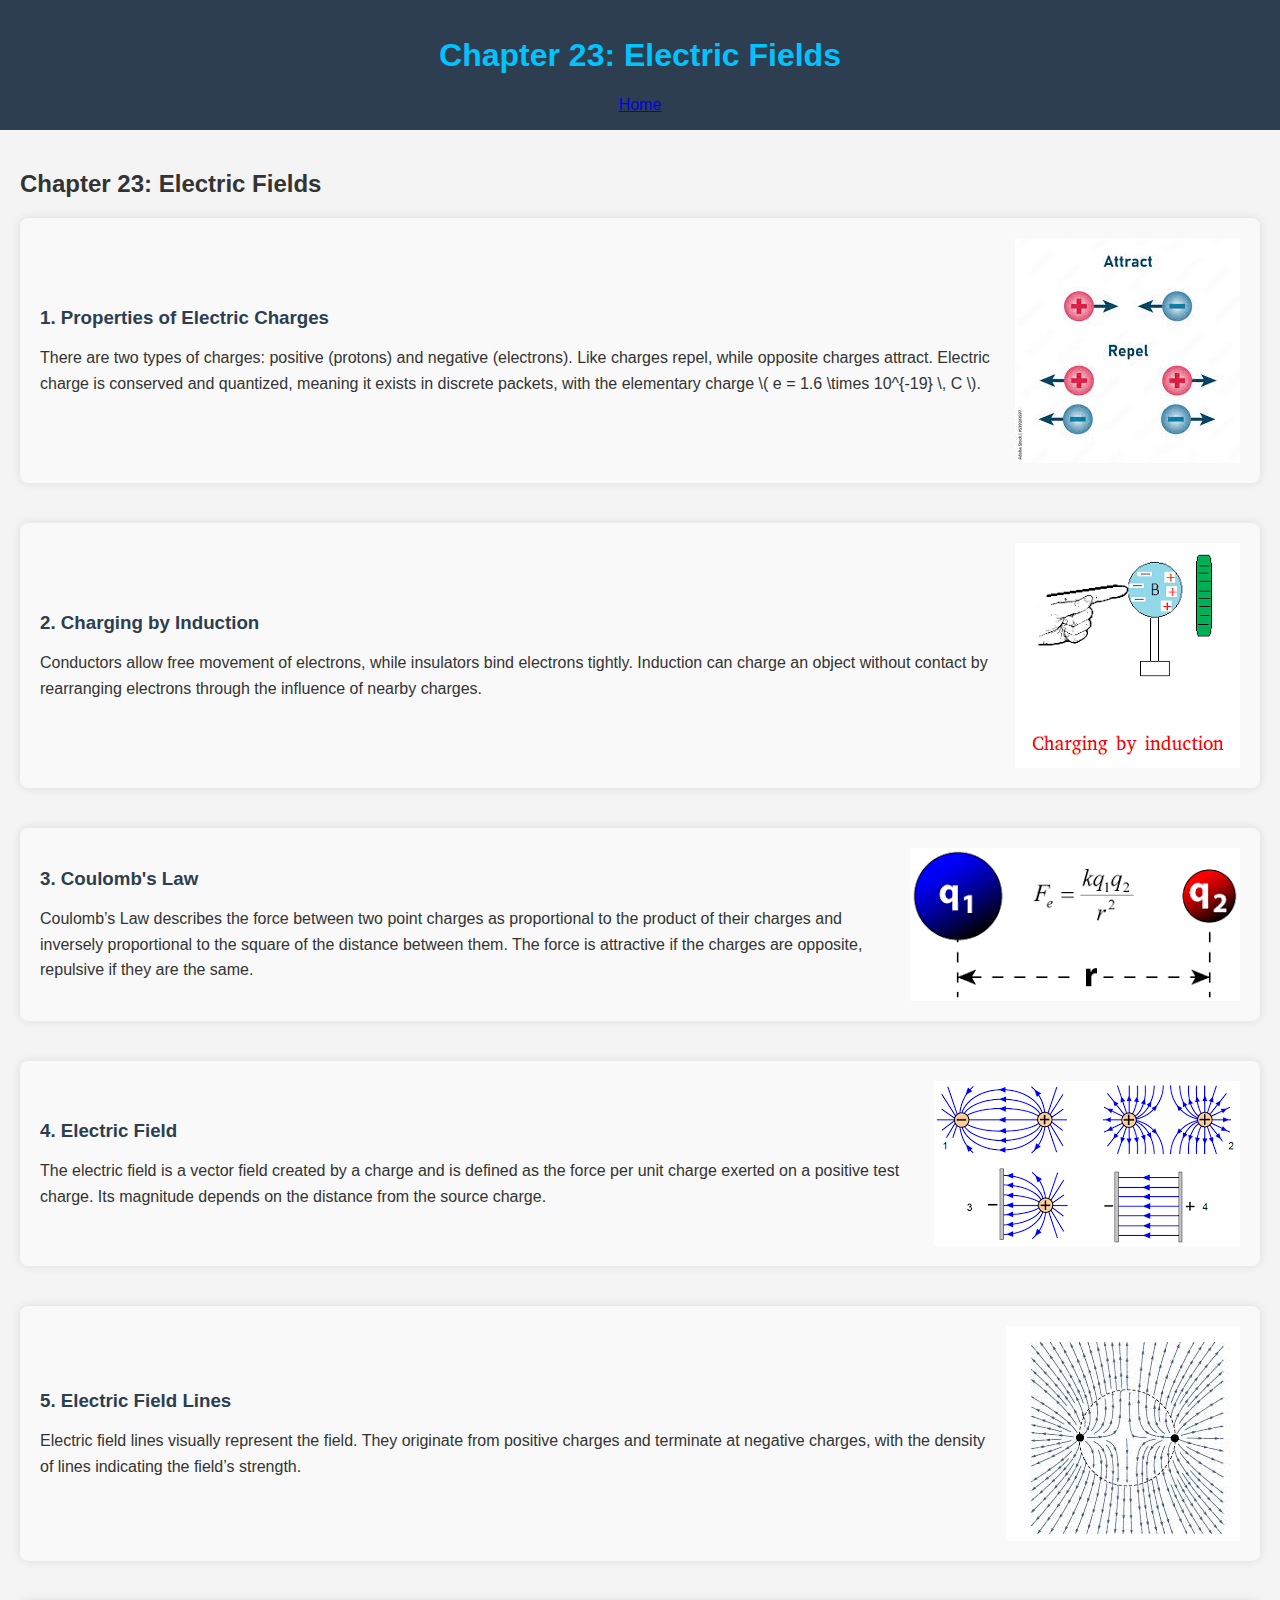
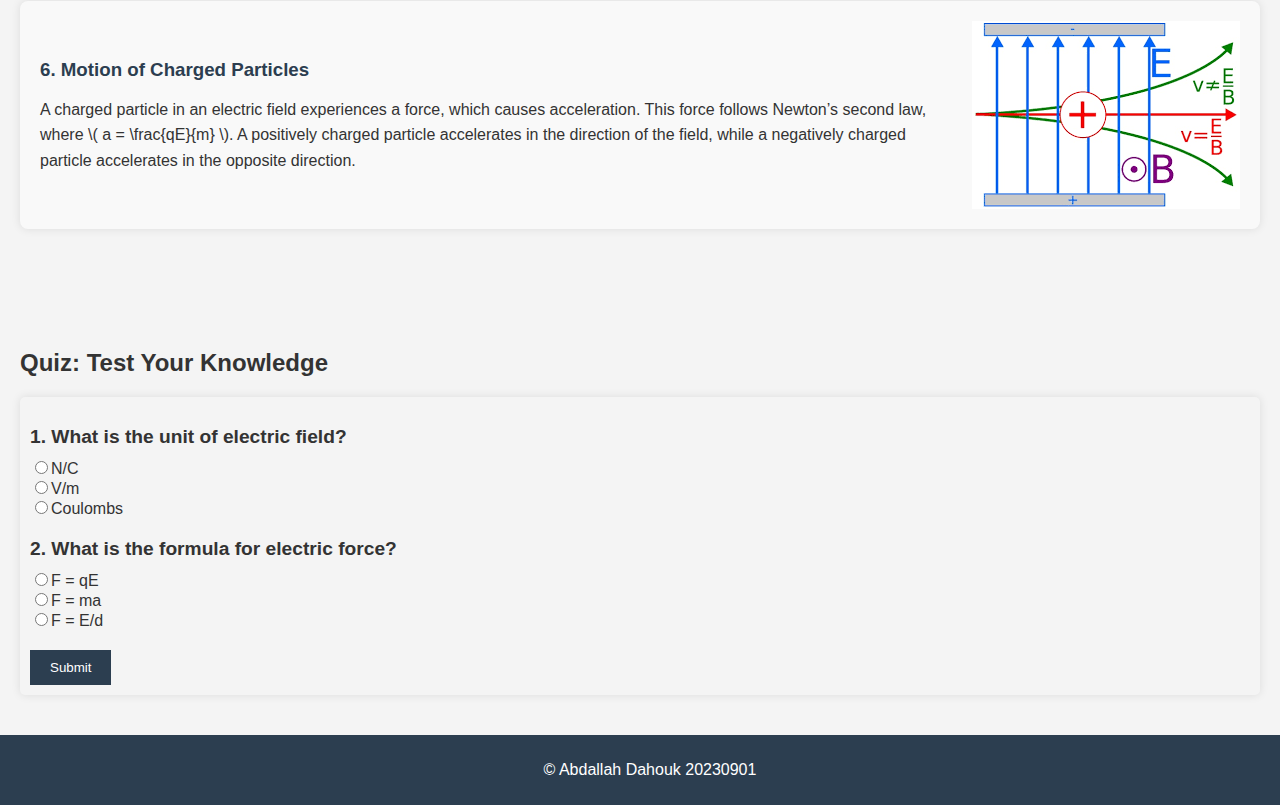
<file: chapters/chapter23.html>
<!DOCTYPE html>

<html lang="en">

<head>
    <meta charset="UTF-8">
    <meta name="viewport" content="width=device-width, initial-scale=1.0">
    <link rel="stylesheet" href="../CSS/styles.css">
    <title>Chapter 23: Electric Fields</title>
</head>

<body>
    <header>
        <h1>Chapter 23: Electric Fields</h1>

        <nav>
            <a href="../index.html">Home</a>
        </nav>

    </header>

    <section>
        <h2>Chapter 23: Electric Fields</h2>
    
        <div class="notes-section">
            <div class="text-content">
                <h3>1. Properties of Electric Charges</h3>
                <p>There are two types of charges: positive (protons) and negative (electrons). Like charges repel, while opposite charges attract. Electric charge is conserved and quantized, meaning it exists in discrete packets, with the elementary charge \( e = 1.6 \times 10^{-19} \, C \).</p>
            </div>
            <img src="../images/Properties of Electric Charges pic.jpg" alt="Properties of Electric Charges pic" class="notes-image">

        </div>
    
        <div class="notes-section">
            <div class="text-content">
                <h3>2. Charging by Induction</h3>
                <p>Conductors allow free movement of electrons, while insulators bind electrons tightly. Induction can charge an object without contact by rearranging electrons through the influence of nearby charges.</p>
            </div>
            <img src="../images/Charging by Induction pic.png" alt="Charging by Induction pic" class="notes-image">

        </div>
    
        <div class="notes-section">
            <div class="text-content">
                <h3>3. Coulomb's Law</h3>
                <p>Coulomb’s Law describes the force between two point charges as proportional to the product of their charges and inversely proportional to the square of the distance between them. The force is attractive if the charges are opposite, repulsive if they are the same.</p>
            </div>
            <img src="../images/Coulomb's Law pic.png" alt="Coulomb's Law pic" class="notes-image">

        </div>
    
        <div class="notes-section">
            <div class="text-content">
                <h3>4. Electric Field</h3>
                <p>The electric field is a vector field created by a charge and is defined as the force per unit charge exerted on a positive test charge. Its magnitude depends on the distance from the source charge.</p>
            </div>
            <img src="../images/Electric Field pic.png" alt="Electric Field pic" class="notes-image">

        </div>
    
        <div class="notes-section">
            <div class="text-content">
                <h3>5. Electric Field Lines</h3>
                <p>Electric field lines visually represent the field. They originate from positive charges and terminate at negative charges, with the density of lines indicating the field’s strength.</p>
            </div>
            <img src="../images/Electric Field Lines pic.jpg" alt="Electric Field Lines pic" class="notes-image">

        </div>
    
        <div class="notes-section">
            <div class="text-content">
                <h3>6. Motion of Charged Particles</h3>
                <p>A charged particle in an electric field experiences a force, which causes acceleration. This force follows Newton’s second law, where \( a = \frac{qE}{m} \). A positively charged particle accelerates in the direction of the field, while a negatively charged particle accelerates in the opposite direction.</p>
            </div>
            <img src="../images/Motion of Charged Particles pic.png" alt="Motion of Charged Particles pic" class="notes-image">

        </div>
    </section>    

    <section>
        <h2>Quiz: Test Your Knowledge</h2>
        <!-- Div where the quiz will be dynamically added -->
        <div id="quiz-container"></div>
    </section>

    <footer>
        <p>&copy; Abdallah Dahouk 20230901</p>
    </footer>

    <script src="../assets/quiz23.js"></script>

</body>
</html>
</file>
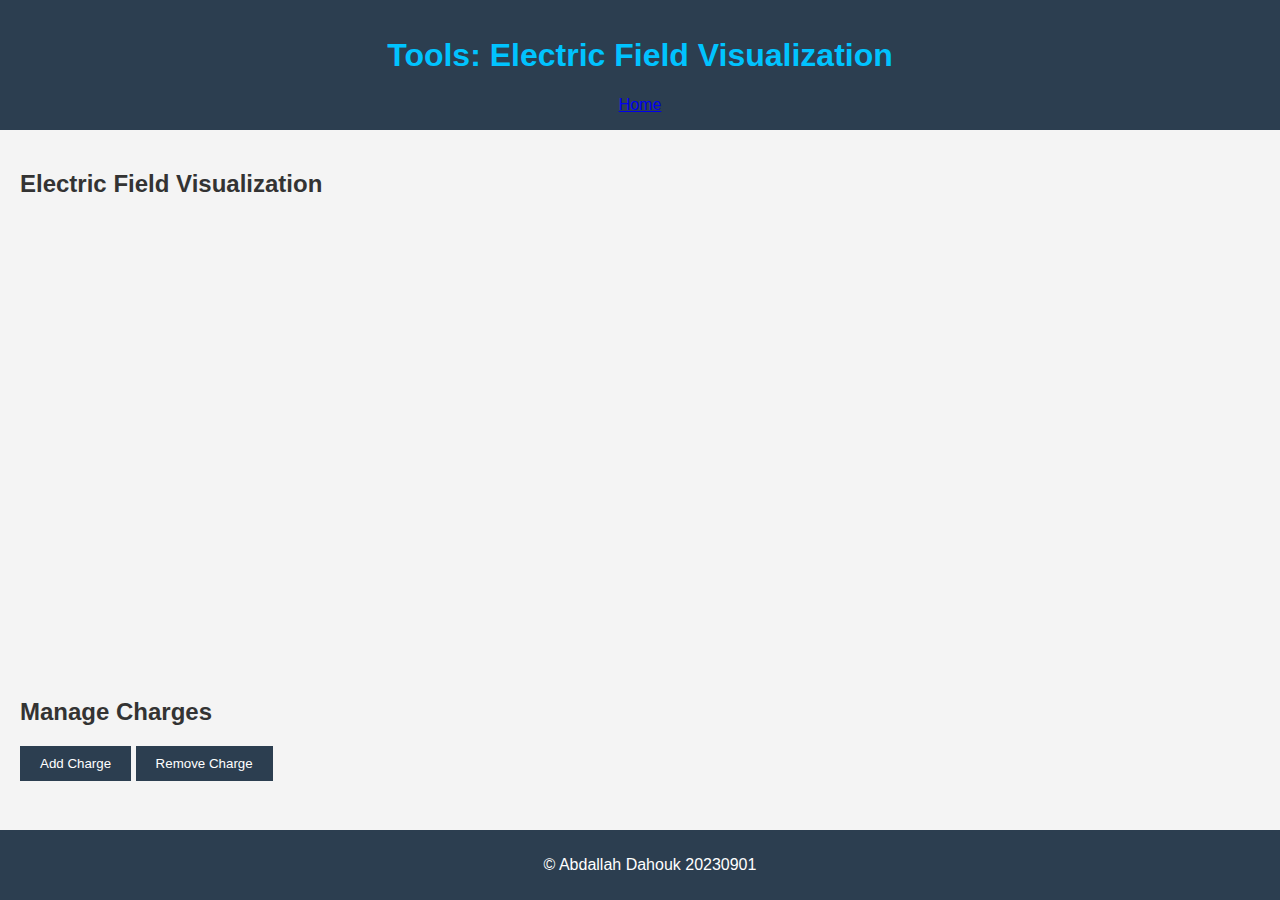
<file: tools/Electric Field Visualization.html>
<!DOCTYPE html>

<html lang="en">

<head>
    <meta charset="UTF-8">
    <meta name="viewport" content="width=device-width, initial-scale=1.0">
    <link rel="stylesheet" href="../CSS/styles.css">
    <title>Tools: Electric Field Visualization</title>
</head>

<body>

    <header>
        
        <h1>Tools: Electric Field Visualization</h1>

        <nav>
            <a href="../index.html">Home</a>
        </nav>

    </header>

<section>
        <h2>Electric Field Visualization</h2>
        <!-- Canvas where the electric field will be visualized -->
        <canvas id="electricFieldCanvas" width="600" height="400"></canvas>
    </section>

    <section>
        <h2>Manage Charges</h2>
        <button onclick="addCharge()">Add Charge</button>
        <button onclick="removeCharge()">Remove Charge</button>
    </section>

    <!--
    <section>
        <h2>Adjust Charges</h2>
        <div>
            <h3>Charge 1:</h3>
            <label for="charge1X">X:</label>
            <input type="number" id="charge1X" value="200">
            <label for="charge1Y">Y:</label>
            <input type="number" id="charge1Y" value="200">
            <label for="charge1Value">Charge:</label>
            <select id="charge1Value">
                <option value="1" selected>Positive</option>
                <option value="-1">Negative</option>
            </select>
        </div>
    
        <div>
            <h3>Charge 2:</h3>
            <label for="charge2X">X:</label>
            <input type="number" id="charge2X" value="400">
            <label for="charge2Y">Y:</label>
            <input type="number" id="charge2Y" value="200">
            <label for="charge2Value">Charge:</label>
            <select id="charge2Value">
                <option value="1">Positive</option>
                <option value="-1" selected>Negative</option>
            </select>
        </div>
        
        <div><h1></h1></div>
    
        <button onclick="updateCharges()">Update Charges</button>
    </section>
    -->

    <script src="../JS/scripts.js"></script>

    <footer>
        <p>&copy; Abdallah Dahouk 20230901</p>
    </footer>

</body>

</html>
</file>
<file: CSS/styles.css>
body {
    font-family: Arial, sans-serif;
    margin: 0;
    padding: 0;
    background-color: #f4f4f4;
    color: #333;
    display: flex;
    flex-direction: column;
    min-height: 100vh; /* Ensure body takes the full height of the viewport */
}

header {
    background-color: #2c3e50;
    color: rgb(0, 195, 255);
    padding: 1em;
    text-align: center;
}

section {
    padding: 20px;
    margin-bottom: 20px; /* Adds space between sections */
}

footer {
    text-align: center;
    padding: 10px;
    background-color: #2c3e50;
    color: white;
    margin-top: auto; /* Push footer to the bottom */
    width: 100%;
}

.chapter-list {
    list-style-type: none; /* Remove default list styling */
    padding: 0; /* Remove default padding */
    display: flex; /* Use flexbox for layout */
    flex-wrap: wrap; /* Allow items to wrap to the next line */
    gap: 15px; /* Space between links */
}

.chapter-list li {
    border: 2px solid #2c3e50; /* Border around each link */
    border-radius: 5px; /* Rounded corners */
    overflow: hidden; /* Prevents overflow from rounded corners */
    transition: transform 0.3s ease; /* Smooth transition for hover effect */
    flex: 0 1 calc(50% - 15px); /* Make each link take up half the width minus gap */
    max-width: calc(50% - 15px); /* Limit the max width */
}

.chapter-list li a {
    display: block; /* Make the entire area clickable */
    text-decoration: none; /* Remove underline from links */
    color: #2c3e50; /* Link color */
    background-color: #e0f7fa; /* Light background color */
    padding: 10px; /* Add padding for spacing */
    font-weight: bold; /* Make links bold */
    text-align: center; /* Center text */
    font-size: 1.1em; /* Slightly smaller font size */
}

.chapter-list li a:hover {
    background-color: #1abc9c;
    color: white;
}

.chapter-list li:hover {
    transform: scale(1.05);
}

.quiz-question {
    margin-bottom: 20px;
}

.quiz-question h3 {
    font-size: 1.2em;
    margin-bottom: 10px;
}

label {
    font-size: 1em;
    margin-right: 10px;
}

button {
    background-color: #2c3e50;
    color: white;
    padding: 10px 20px;
    border: none;
    cursor: pointer;
}

button:hover {
    background-color: #1abc9c;
}

#quiz-container {
    margin-top: 20px;
    padding: 10px;
    background-color: #f4f4f4;
    border-radius: 5px;
    box-shadow: 0 0 10px rgba(0, 0, 0, 0.1);
}

canvas {
    display: block;
    margin: 0 auto; /* Center the canvas */
}

/* Notes Section: Side-by-Side Layout for Text and Images */
.notes-section {
    display: flex; /* Flexbox for side-by-side layout */
    flex-direction: row;
    justify-content: space-between; /* Space between text and image */
    align-items: center; /* Align items vertically in the center */
    margin-bottom: 40px;
    padding: 20px;
    background-color: #f9f9f9;
    border-radius: 8px;
    box-shadow: 0 0 10px rgba(0, 0, 0, 0.1); /* Light shadow for depth */
}

.notes-section .text-content {
    flex: 1; /* Text content takes up more space */
    margin-right: 20px; /* Add spacing between text and image */
}

.notes-section h3 {
    color: #2c3e50;
    margin-bottom: 10px;
}

.notes-section p {
    font-size: 1em;
    line-height: 1.6;
}

.image-placeholder {
    flex: 0.4; /* Images take up less space */
    background-color: #e0f7fa;
    padding: 20px;
    border-radius: 8px;
    text-align: center;
    color: #333;
    font-style: italic;
    font-size: 0.9em;
    margin-bottom: 20px; /* Space below the image */
}

.image-placeholder p {
    margin: 0;
}

/* Responsive design for smaller screens */
@media (max-width: 768px) {
    .notes-section {
        flex-direction: column; /* Stack items vertically on small screens */
    }

    .notes-section .text-content {
        margin-right: 0;
        margin-bottom: 20px; /* Add space below text when stacked */
    }

    .image-placeholder {
        flex: 1;
    }
}
</file>
